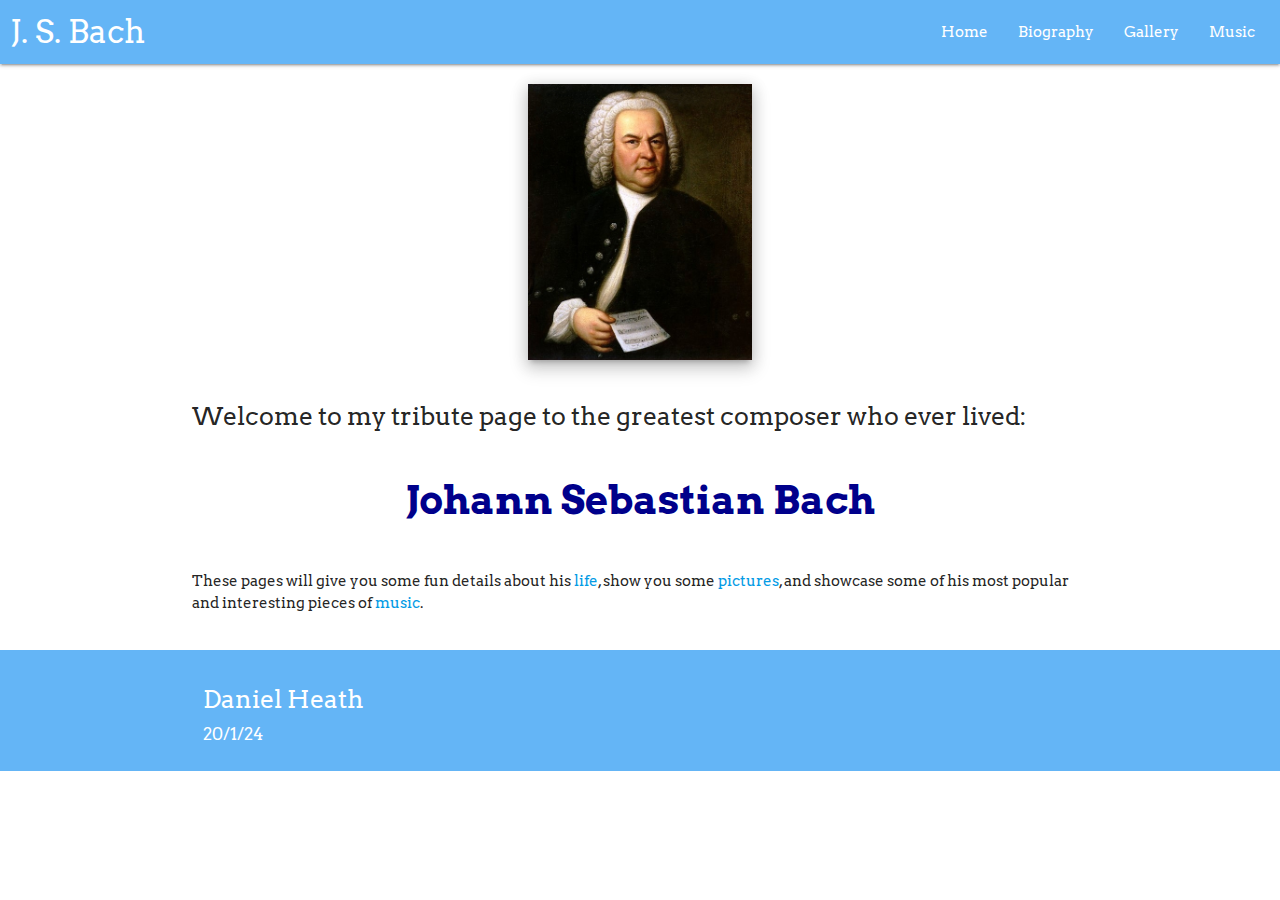
<file: Tribute page/index.html>
<!DOCTYPE html>
<html lang="en">

<head>
    <meta charset="UTF-8">
    <meta http-equiv="X-UA-Compatible" content="IE=edge">
    <meta name="viewport" content="width=device-width, initial-scale=1.0">
    <title>Tech Challenge || Materialize CSS</title>
    <link rel="preconnect" href="https://fonts.googleapis.com">
    <link rel="preconnect" href="https://fonts.gstatic.com" crossorigin>
    <link href="https://fonts.googleapis.com/css2?family=Josefin+Sans:wght@400;500;600;700&display=swap"
        rel="stylesheet">
    <link rel="preconnect" href="https://fonts.googleapis.com">
    <link rel="preconnect" href="https://fonts.gstatic.com" crossorigin>
    <link href="https://fonts.googleapis.com/css2?family=Lato&display=swap" rel="stylesheet">

    <link href="https://fonts.googleapis.com/icon?family=Material+Icons" rel="stylesheet">
    <link rel="preconnect" href="https://fonts.googleapis.com">
<link rel="preconnect" href="https://fonts.gstatic.com" crossorigin>
<link href="https://fonts.googleapis.com/css2?family=Arvo&family=Lato&display=swap" rel="stylesheet">
    <link rel="stylesheet" href="https://cdnjs.cloudflare.com/ajax/libs/materialize/1.0.0/css/materialize.min.css">
    <link rel="stylesheet" href="./stylesheet.css">
</head>

<body>
    <!-- background image -->


    <!--navbar-->
    <nav>
        <div class="nav-wrapper blue lighten-2">
            <a href="index.html" class="brand-logo">J. S. Bach</a>
            <ul class="right hide-on-med-and-down">
                <li><a href="./index.html">Home</a></li>
                <li><a href="./biog.html">Biography</a></li>
                <li><a href="./gallery.html">Gallery</a></li>
                <li><a href="./topfive.html">Music</a></li>
            </ul>
            <a href="" data-target="slide-out" class="left-align sidenav-trigger"><i class="material-icons">menu</i></a>
        </div>
    </nav>

    <ul class="sidenav" id="slide-out">
        <li><a href="./index.html">Home</a></li>
        <li><a href="./biog.html">Biography</a></li>
        <li><a href="./gallery.html">Gallery</a></li>
        <li><a href="./topfive.html">Music</a></li>
    </ul>
    <!-- main content -->
    <div class="container">
        <div class="row center" id="bachpiccontainer">
            <img src="./resources/images/bachpic.jpg" alt="A picture of J. S. Bach" class="z-depth-3" id="bachpic">
        </div>
    </div>

    <div class="container" style="margin-bottom: 20px;">
        <article id="homeintro">
            <h5>Welcome to my tribute page to the greatest composer who ever lived:</h5>

            <p style="font-size: 40px; text-align: center; color:darkblue; font-weight: 800">Johann Sebastian Bach</p>

            <p>These pages will give you some fun details about his <a href=biog.html>life</a>, show you some <a
                    href="gallery.html">pictures</a>, and showcase some of his most popular and interesting pieces of <a
                    href="topfive.html">music</a>.</p>
        </article>
    </div>

    <script src="https://cdnjs.cloudflare.com/ajax/libs/materialize/1.0.0/js/materialize.min.js"></script>
    <script src="./myscript.js"></script>

</body>

<footer class="page-footer blue lighten-2">
    <div class="container">
        <div class="row">
            <div class="col l6 s12">
                <h5 class="white-text">Daniel Heath</h5>
                <h6 class="white-text">20/1/24</h6>
            </div>
        </div>
    </div>
</footer>

</html>
</file>
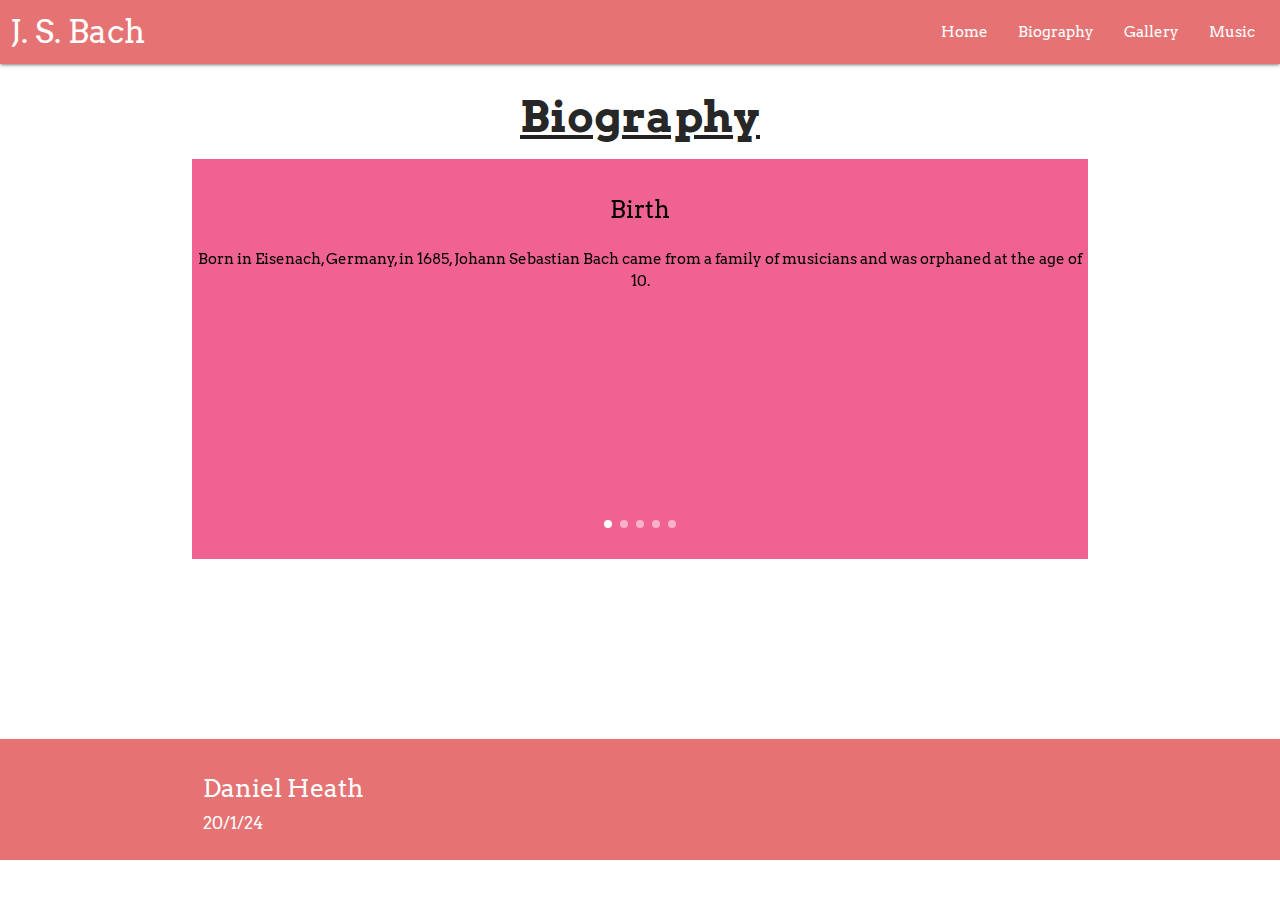
<file: Tribute page/biog.html>
<!DOCTYPE html>
<html lang="en">

<head>
    <meta charset="UTF-8">
    <meta http-equiv="X-UA-Compatible" content="IE=edge">
    <meta name="viewport" content="width=device-width, initial-scale=1.0">
    <title>Tech Challenge || Materialize CSS</title>
    <link rel="preconnect" href="https://fonts.googleapis.com">
    <link rel="preconnect" href="https://fonts.gstatic.com" crossorigin>
    <link href="https://fonts.googleapis.com/css2?family=Josefin+Sans:wght@400;500;600;700&display=swap"
        rel="stylesheet">
    <link rel="preconnect" href="https://fonts.googleapis.com">
    <link rel="preconnect" href="https://fonts.gstatic.com" crossorigin>
    <link href="https://fonts.googleapis.com/css2?family=Lato&display=swap" rel="stylesheet">
    <link rel="preconnect" href="https://fonts.googleapis.com">
    <link rel="preconnect" href="https://fonts.gstatic.com" crossorigin>
    <link href="https://fonts.googleapis.com/css2?family=Arvo&family=Lato&display=swap" rel="stylesheet">
    <link href="https://fonts.googleapis.com/icon?family=Material+Icons" rel="stylesheet">
    <link rel="stylesheet" href="https://cdnjs.cloudflare.com/ajax/libs/materialize/1.0.0/css/materialize.min.css">
    <link rel="stylesheet" href="./stylesheet.css">
</head>

<body>
    <!--navbar-->
    <nav>
        <div class="nav-wrapper red lighten-2">
            <a href="index.html" class="brand-logo">J. S. Bach</a>
            <ul class="right hide-on-med-and-down">
                <li><a href="./index.html">Home</a></li>
                <li><a href="./biog.html">Biography</a></li>
                <li><a href="./gallery.html">Gallery</a></li>
                <li><a href="./topfive.html">Music</a></li>
            </ul>
            <a href="" data-target="slide-out" class="left-align sidenav-trigger"><i class="material-icons">menu</i></a>
        </div>
    </nav>

    <ul class="sidenav" id="slide-out">
        <li><a href="./index.html">Home</a></li>
        <li><a href="./biog.html">Biography</a></li>
        <li><a href="./gallery.html">Gallery</a></li>
        <li><a href="./topfive.html">Music</a></li>
    </ul>

    <div class="container" style="padding-bottom: 30px"> <!--YOUR CODE HERE-->
        <!-- Title -->

        <h3 class="pagetitle">Biography</h3>

        <!-- <article class="flow-text">
        Johann Sebastian Bach, born on March 21, 1685, in Eisenach, Germany, was a musical luminary whose legacy
        extended far beyond his own lifetime. Growing up in a family deeply rooted in music, Bach's early exposure to
        the art form set the stage for his extraordinary career.
        <br>
        <br>

        Orphaned at the age of 10, Bach's resilience and talent paved the way for a remarkable journey in music. As an
        organist in various towns, including Arnstadt and Mühlhausen, he honed his craft and developed a unique musical
        voice. It was during his time in Weimar that he began to establish himself as a composer of considerable
        prowess.
        <br>        <br>


        In Cöthen, Bach's focus shifted to instrumental compositions, and he produced some of his most celebrated works,
        such as the Brandenburg Concertos. His tenure in Leipzig, where he served as Cantor at St. Thomas Church, marked
        a period of prolific choral compositions, including the Mass in B Minor and the St. Matthew Passion.
        <br>        <br>


        While Bach's contributions to music are monumental, his personal life was equally dynamic. Married twice, first
        to Maria Barbara Bach and then to Anna Magdalena Wilcken, Bach was the father of twenty children, ten of whom
        survived to adulthood. Several of his children, including Wilhelm Friedemann, Carl Philipp Emanuel, and Johann
        Christian, went on to become respected composers in their own right, collectively contributing to the musical
        landscape of the 18th century.
        <br>        <br>


        Bach's influence extends beyond his individual compositions; it permeates through the generations of musicians
        who followed, including his own talented offspring. His dedication to his craft, innovative spirit, and profound
        understanding of harmony and counterpoint continue to inspire amateurs and professionals alike. Johann Sebastian
        Bach's musical legacy is not only a testament to his genius but also a familial and generational gift to the
        world of classical music.        <br>
        <br>

    </article> -->
        <div class="carousel carousel-slider center hoverable" style="padding-bottom: 20px; padding-top:50px; margin-bottom: 150px">
            <div class="carousel-item pink lighten-2 black-text">
                <h2>Birth</h2>
                <p>Born in Eisenach, Germany, in 1685, Johann Sebastian Bach came from a family of musicians and was
                    orphaned at the age of 10.</p>
                    
            </div>
            <div class="carousel-item indigo lighten-3 black-text">
                <h2>Weimar</h2>
                <p>Serving as an organist in various towns, Bach's career blossomed in Weimar, where he began to establish himself as a formidable composer.

                </p>
            </div>
            <div class="carousel-item cyan lighten-3 black-text">
                <h2>Cöthen</h2>
                <p>In Cöthen, he focused on instrumental works, creating masterpieces like the Brandenburg Concertos, while Leipzig marked a period of prolific choral compositions.

                </p>
            </div>
            <div class="carousel-item teal lighten-2 black-text">
                <h2>Children</h2>
                <p>Bach, married twice, was the father of twenty children, several of whom—Wilhelm Friedemann, Carl Philipp Emanuel, and Johann Christian—became accomplished composers.

                </p>
            </div>
            <div class="carousel-item amber lighten-2 black-text">
                <h2>Legacy</h2>
                <p>Bach's profound influence extends beyond his individual compositions, shaping generations of musicians and establishing him as a cornerstone of classical music history.






                </p>
            </div>    
        </div>


    </div>
    <script src="https://cdnjs.cloudflare.com/ajax/libs/materialize/1.0.0/js/materialize.min.js"></script>
    <script src="./myscript.js"></script>
</body>

<footer class="page-footer red lighten-2">
    <div class="container">
        <div class="row">
            <div class="col l6 s12">
                <h5 class="white-text">Daniel Heath</h5>
                <h6 class="white-text">20/1/24</h6>
            </div>
        </div>
    </div>
</footer>
</file>
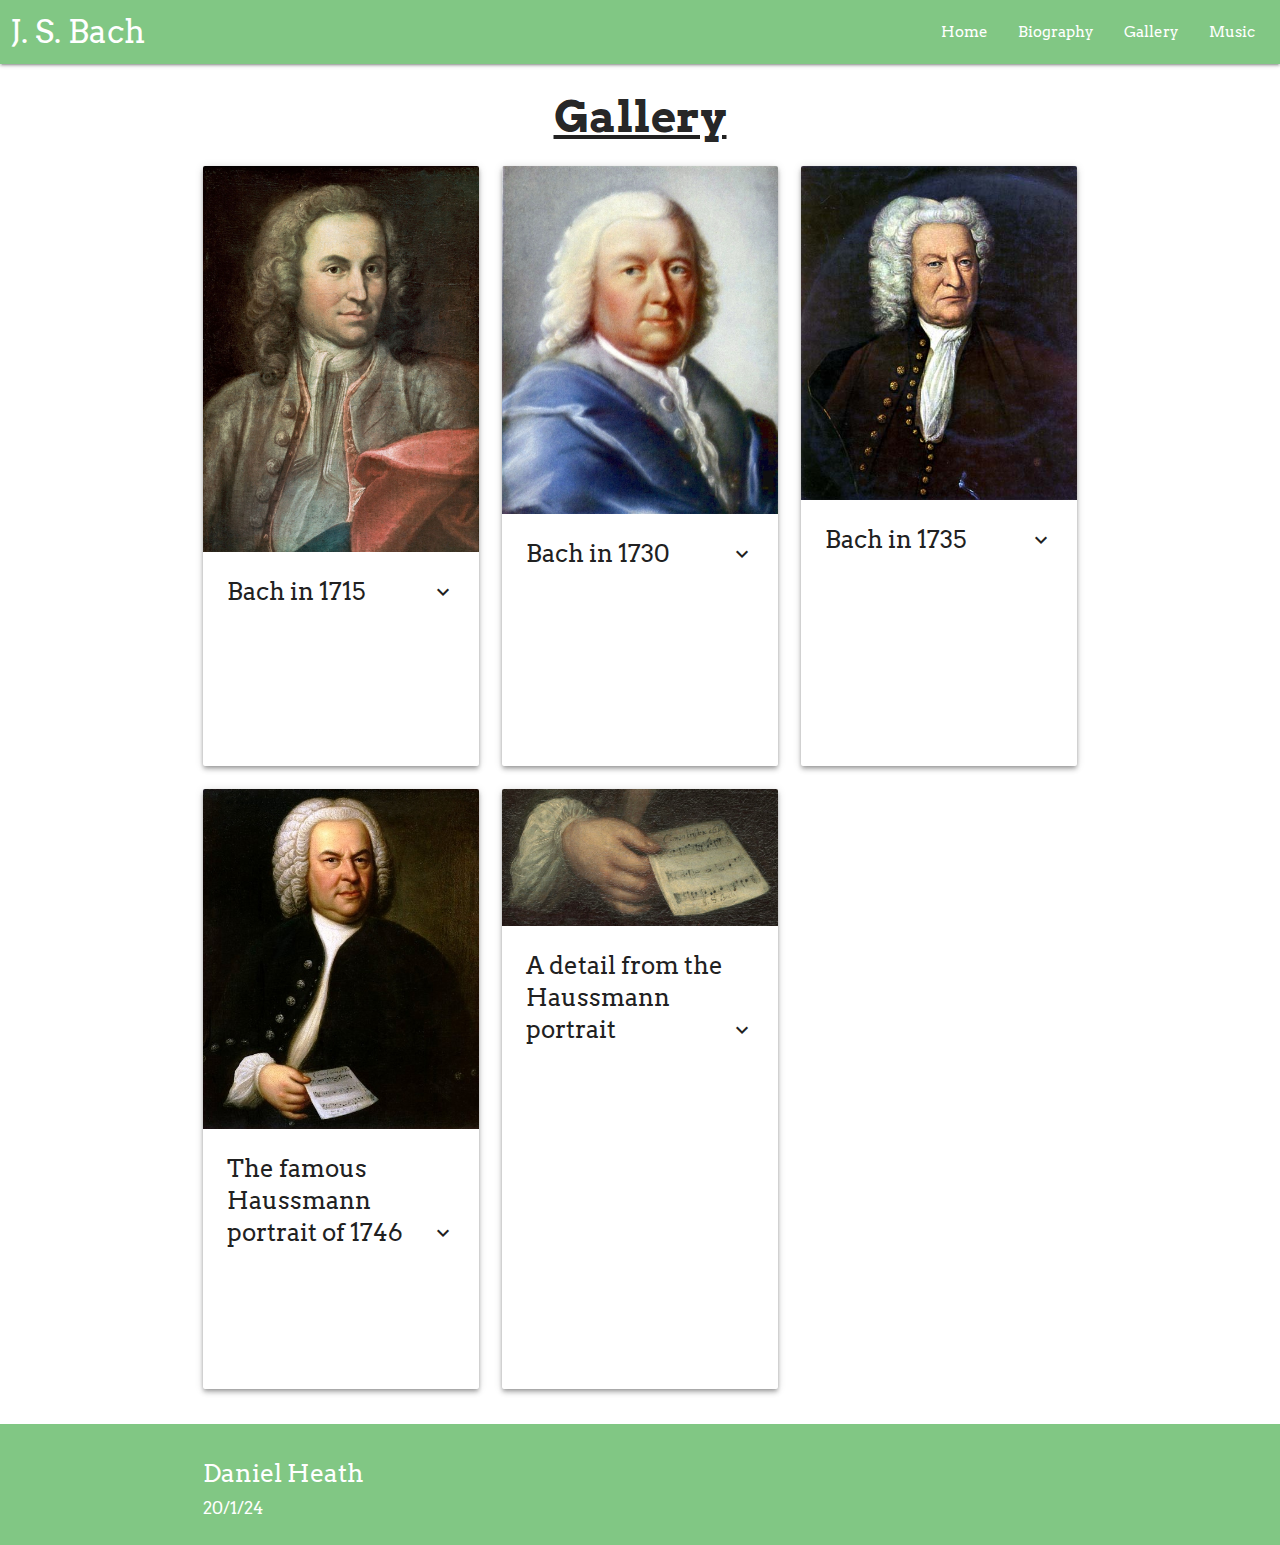
<file: Tribute page/gallery.html>
<!DOCTYPE html>
<html lang="en">

<head>
    <meta charset="UTF-8">
    <meta http-equiv="X-UA-Compatible" content="IE=edge">
    <meta name="viewport" content="width=device-width, initial-scale=1.0">
    <title>Tech Challenge || Materialize CSS</title>
    <link rel="preconnect" href="https://fonts.googleapis.com">
    <link rel="preconnect" href="https://fonts.gstatic.com" crossorigin>
    <link href="https://fonts.googleapis.com/css2?family=Josefin+Sans:wght@400;500;600;700&display=swap"
        rel="stylesheet">
    <link rel="preconnect" href="https://fonts.googleapis.com">
    <link rel="preconnect" href="https://fonts.gstatic.com" crossorigin>
    <link href="https://fonts.googleapis.com/css2?family=Lato&display=swap" rel="stylesheet">
    <link rel="preconnect" href="https://fonts.googleapis.com">
<link rel="preconnect" href="https://fonts.gstatic.com" crossorigin>
<link href="https://fonts.googleapis.com/css2?family=Arvo&family=Lato&display=swap" rel="stylesheet">

    <link href="https://fonts.googleapis.com/icon?family=Material+Icons" rel="stylesheet">
    <link rel="stylesheet" href="https://cdnjs.cloudflare.com/ajax/libs/materialize/1.0.0/css/materialize.min.css">
    <link rel="stylesheet" href="./stylesheet.css">
</head>

<body>
    <!--navbar-->
    <nav>
        <div class="nav-wrapper green lighten-2">
            <a href="index.html" class="brand-logo">J. S. Bach</a>
            <ul class="right hide-on-med-and-down">
                <li><a href="./index.html">Home</a></li>
                <li><a href="./biog.html">Biography</a></li>
                <li><a href="./gallery.html">Gallery</a></li>
                <li><a href="./topfive.html">Music</a></li>
            </ul>
            <a href="" data-target="slide-out" class="left-align sidenav-trigger"><i class="material-icons">menu</i></a>
        </div>
    </nav>

    <ul class="sidenav" id="slide-out">
        <li><a href="./index.html">Home</a></li>
        <li><a href="./biog.html">Biography</a></li>
        <li><a href="./gallery.html">Gallery</a></li>
        <li><a href="./topfive.html">Music</a></li>
    </ul>

    <h3 class="pagetitle">Gallery</h3>
    <div class="container gallery">
        <!-- <div class="row"> -->
        <div class="row">
            <div class="col s12 m6 l4">
                <div class="card xlarge z-depth-2 hoverable">
                    <div class="card-image waves-effect waves-block waves-light">
                        <img class="activator" src="./resources/images/bach30.jpg">
                    </div>
                    <div class="card-content">
                        <span class="card-title activator grey-text text-darken-4">Bach in 1715<i
                                class="material-icons right">expand_more</i></span>
                    </div>
                    <div class="card-reveal">
                        <span class="card-title grey-text text-darken-4">Bach in 1715<i
                                class="material-icons right">expand_less</i></span>
                        <p>He was about 30 here.</p>
                    </div>
                </div>
            </div>



            <!-- <div class="row"> -->
            <div class="col s12 m6 l4">
                <div class="card xlarge z-depth-2 hoverable">
                    <div class="card-image waves-effect waves-block waves-light">
                        <img class="activator" src="./resources/images/bach45.jpg">
                    </div>
                    <div class="card-content">
                        <span class="card-title activator grey-text text-darken-4">Bach in 1730<i
                                class="material-icons right">expand_more</i></span>
                    </div>
                    <div class="card-reveal">
                        <span class="card-title grey-text text-darken-4">Bach in 1730<i
                                class="material-icons right">expand_less</i></span>
                        <p>He was about 45 here.</p>
                    </div>
                </div>
            </div>


            <!-- <div class="row"> -->
            <div class="col s12 m6 l4">
                <div class="card xlarge z-depth-2 hoverable">
                    <div class="card-image waves-effect waves-block waves-light">
                        <img class="activator" src="./resources/images/bach 50.jpg">
                    </div>
                    <div class="card-content">
                        <span class="card-title activator grey-text text-darken-4">Bach in 1735<i
                                class="material-icons right">expand_more</i></span>
                    </div>
                    <div class="card-reveal">
                        <span class="card-title grey-text text-darken-4">Bach in 1735<i
                                class="material-icons right">expand_less</i></span>
                        <p>He was about 50 here.</p>
                    </div>
                </div>
            </div>



            <!-- <div class="row"> -->
            <div class="col s12 m6 l4">
                <div class="card xlarge z-depth-2 hoverable">
                    <div class="card-image waves-effect waves-block waves-light">
                        <img class="activator" src="./resources/images/bachpic.jpg">
                    </div>
                    <div class="card-content">
                        <span class="card-title activator grey-text text-darken-4">The famous Haussmann portrait of
                            1746<i class="material-icons right">expand_more</i></span>
                    </div>
                    <div class="card-reveal">
                        <span class="card-title grey-text text-darken-4">The famous Haussmann portrait of 1746<i
                                class="material-icons right">expand_less</i></span>
                        <p>It holds a very cool secret!</p>
                    </div>
                </div>
            </div>
            <!-- <div class="row"> -->
            <div class="col s12 m6 l4">
                <div class="card xlarge z-depth-2 hoverable">
                    <div class="card-image waves-effect waves-block waves-light">
                        <img class="activator" src="./resources/images/bach triplex.jpg">
                    </div>
                    <div class="card-content">
                        <span class="card-title activator grey-text text-darken-4">A detail from the Haussmann
                            portrait<i class="material-icons right">expand_more</i></span>
                    </div>
                    <div class="card-reveal">
                        <span class="card-title grey-text text-darken-4">A detail from the Haussmann portrait<i
                                class="material-icons right">expand_less</i></span>
                        <p>See the <a href="./topfive.html#triplex">Music</a> page for more info! </p>
                    </div>
                </div>
            </div>

        </div>
    </div>
    <script src="https://cdnjs.cloudflare.com/ajax/libs/materialize/1.0.0/js/materialize.min.js"></script>
    <script src="./myscript.js"></script>
</body>

<footer class="page-footer green lighten-2">
    <div class="container">
        <div class="row">
            <div class="col l6 s12">
                <h5 class="white-text">Daniel Heath</h5>
                <h6 class="white-text">20/1/24</h6>
            </div>
        </div>
    </div>
</footer>
</file>
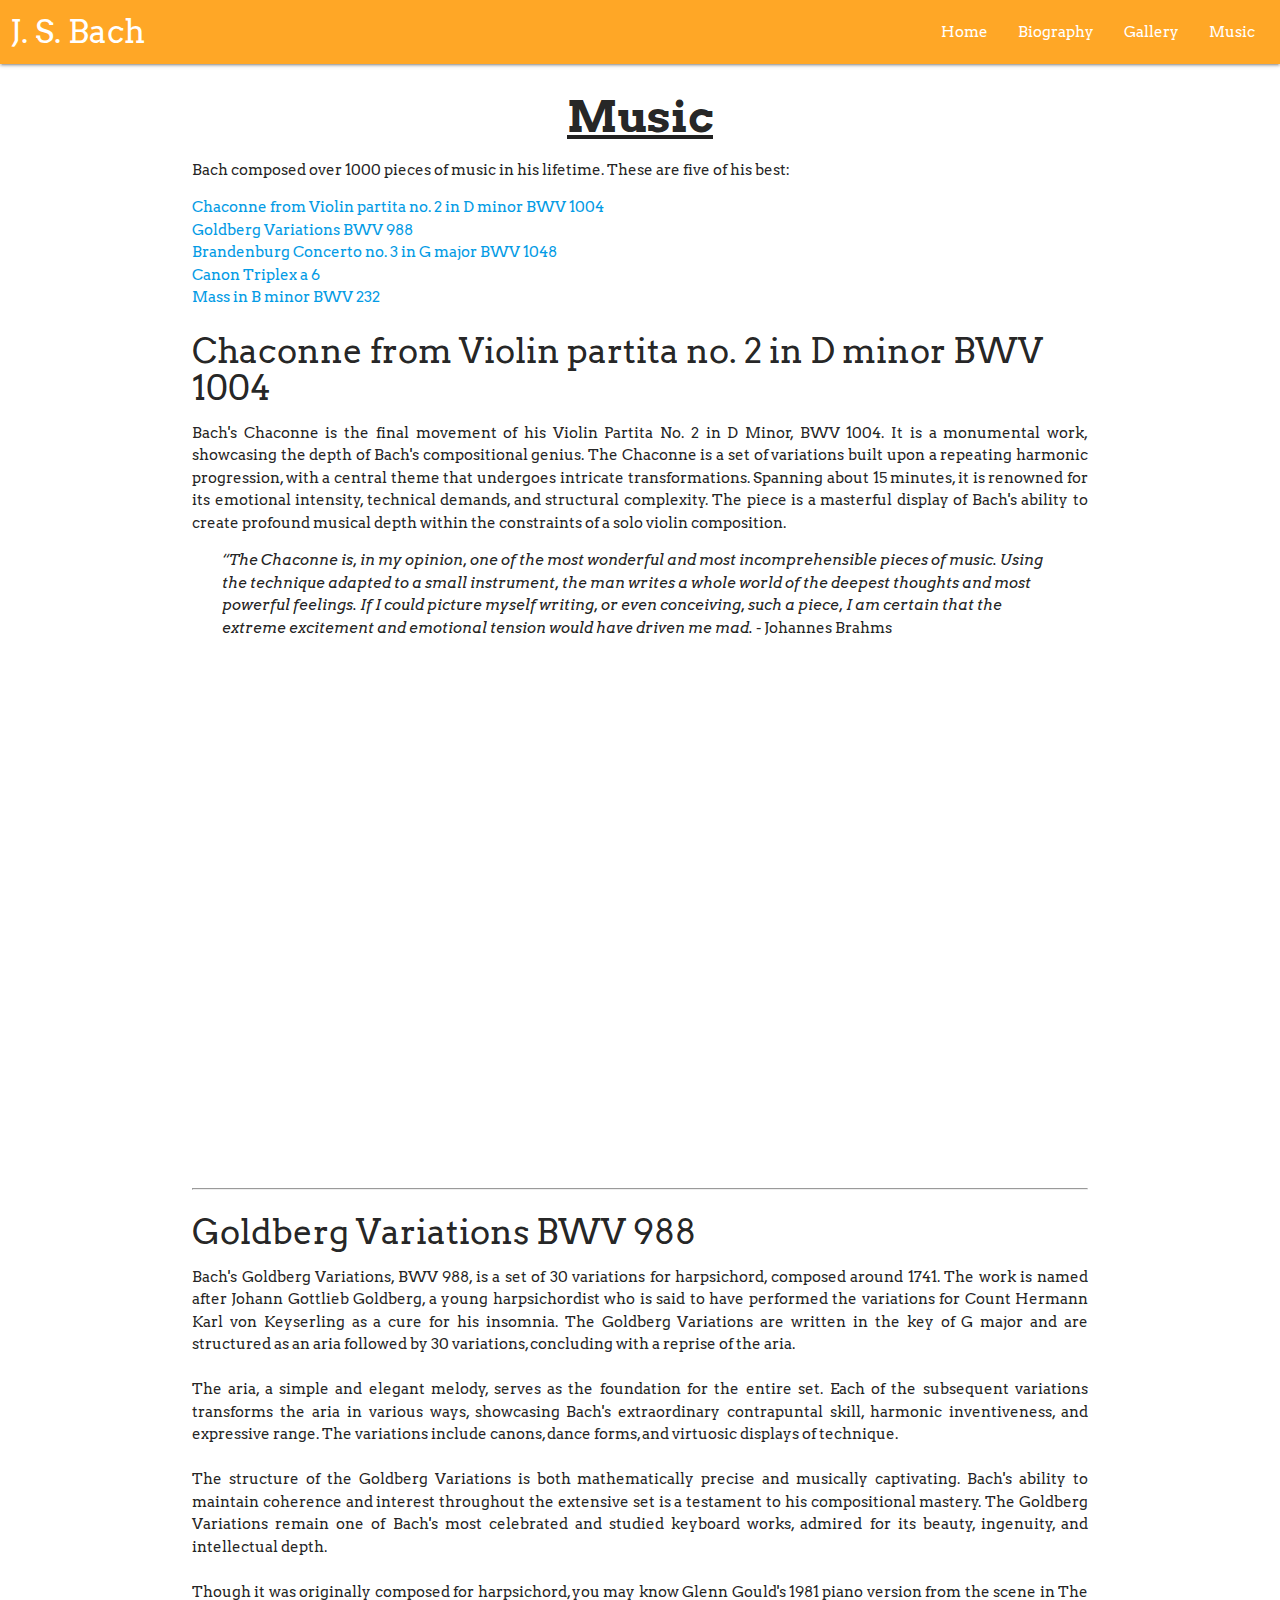
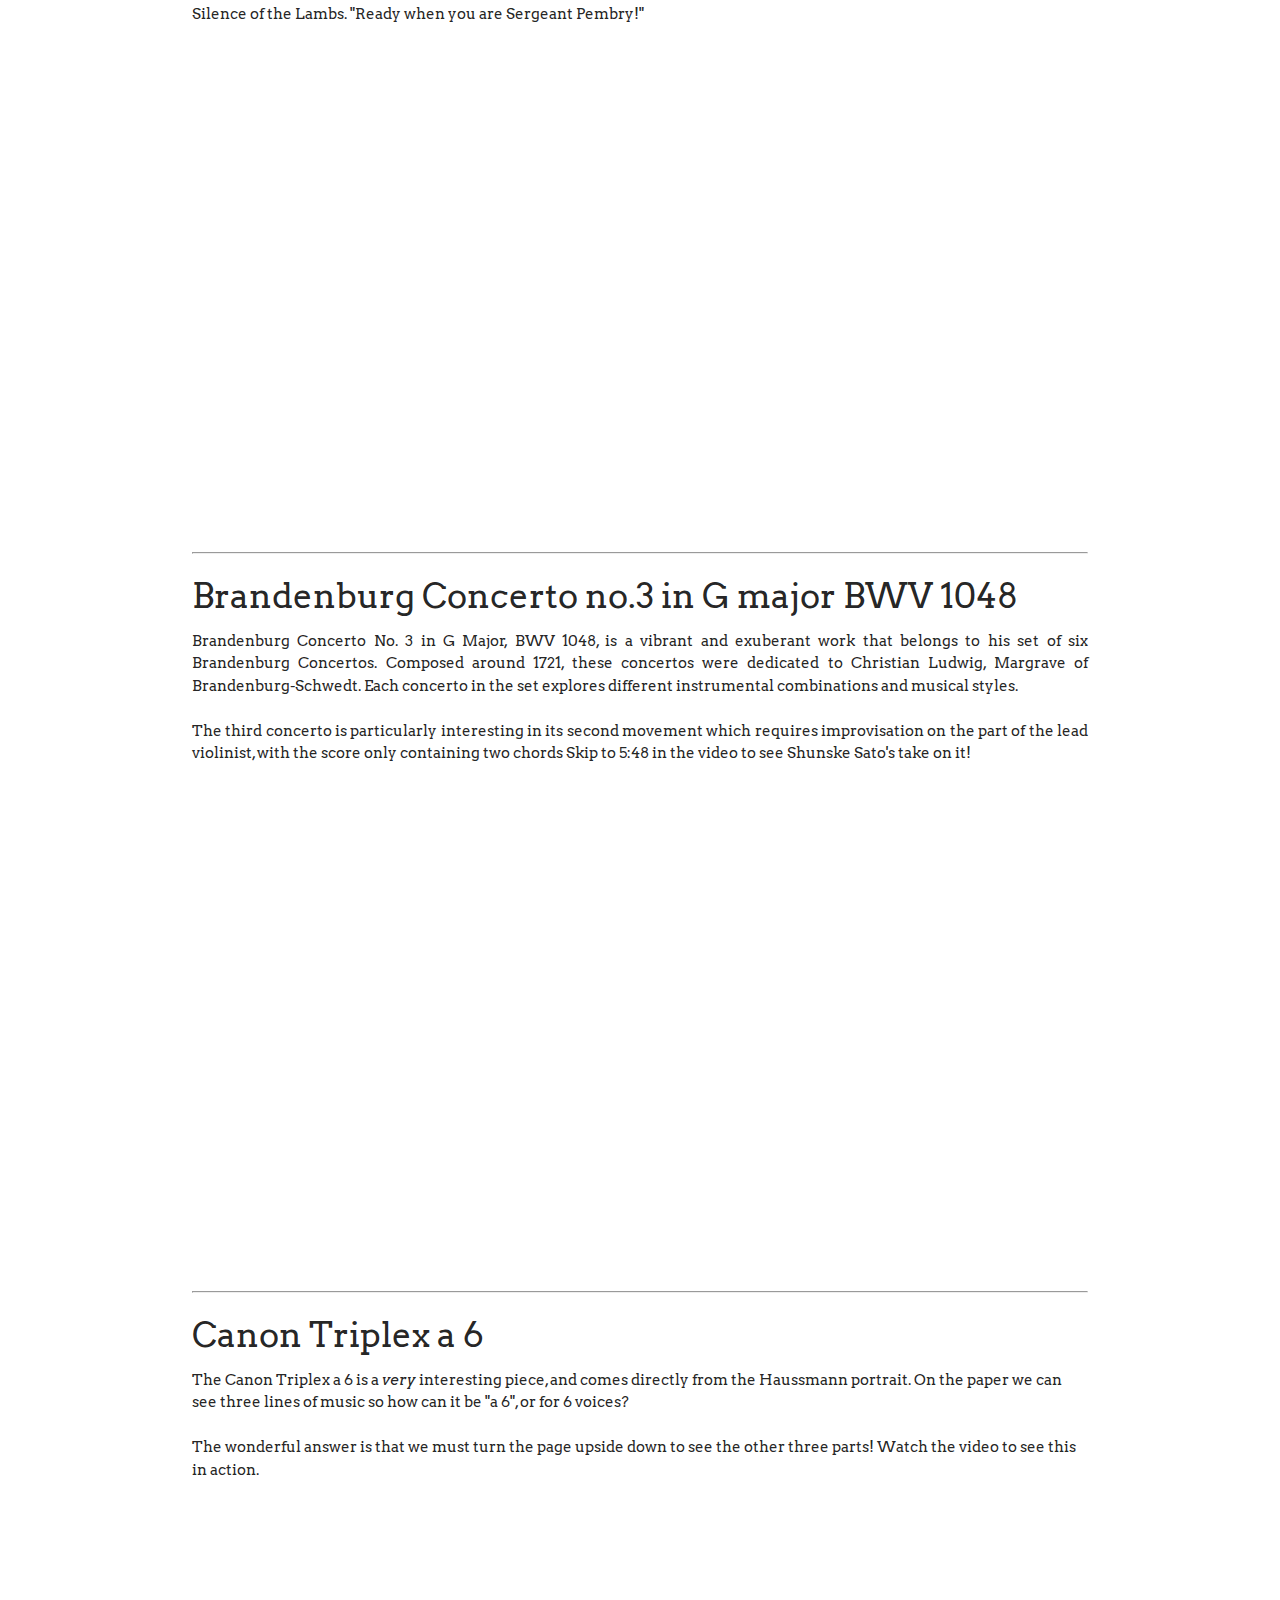
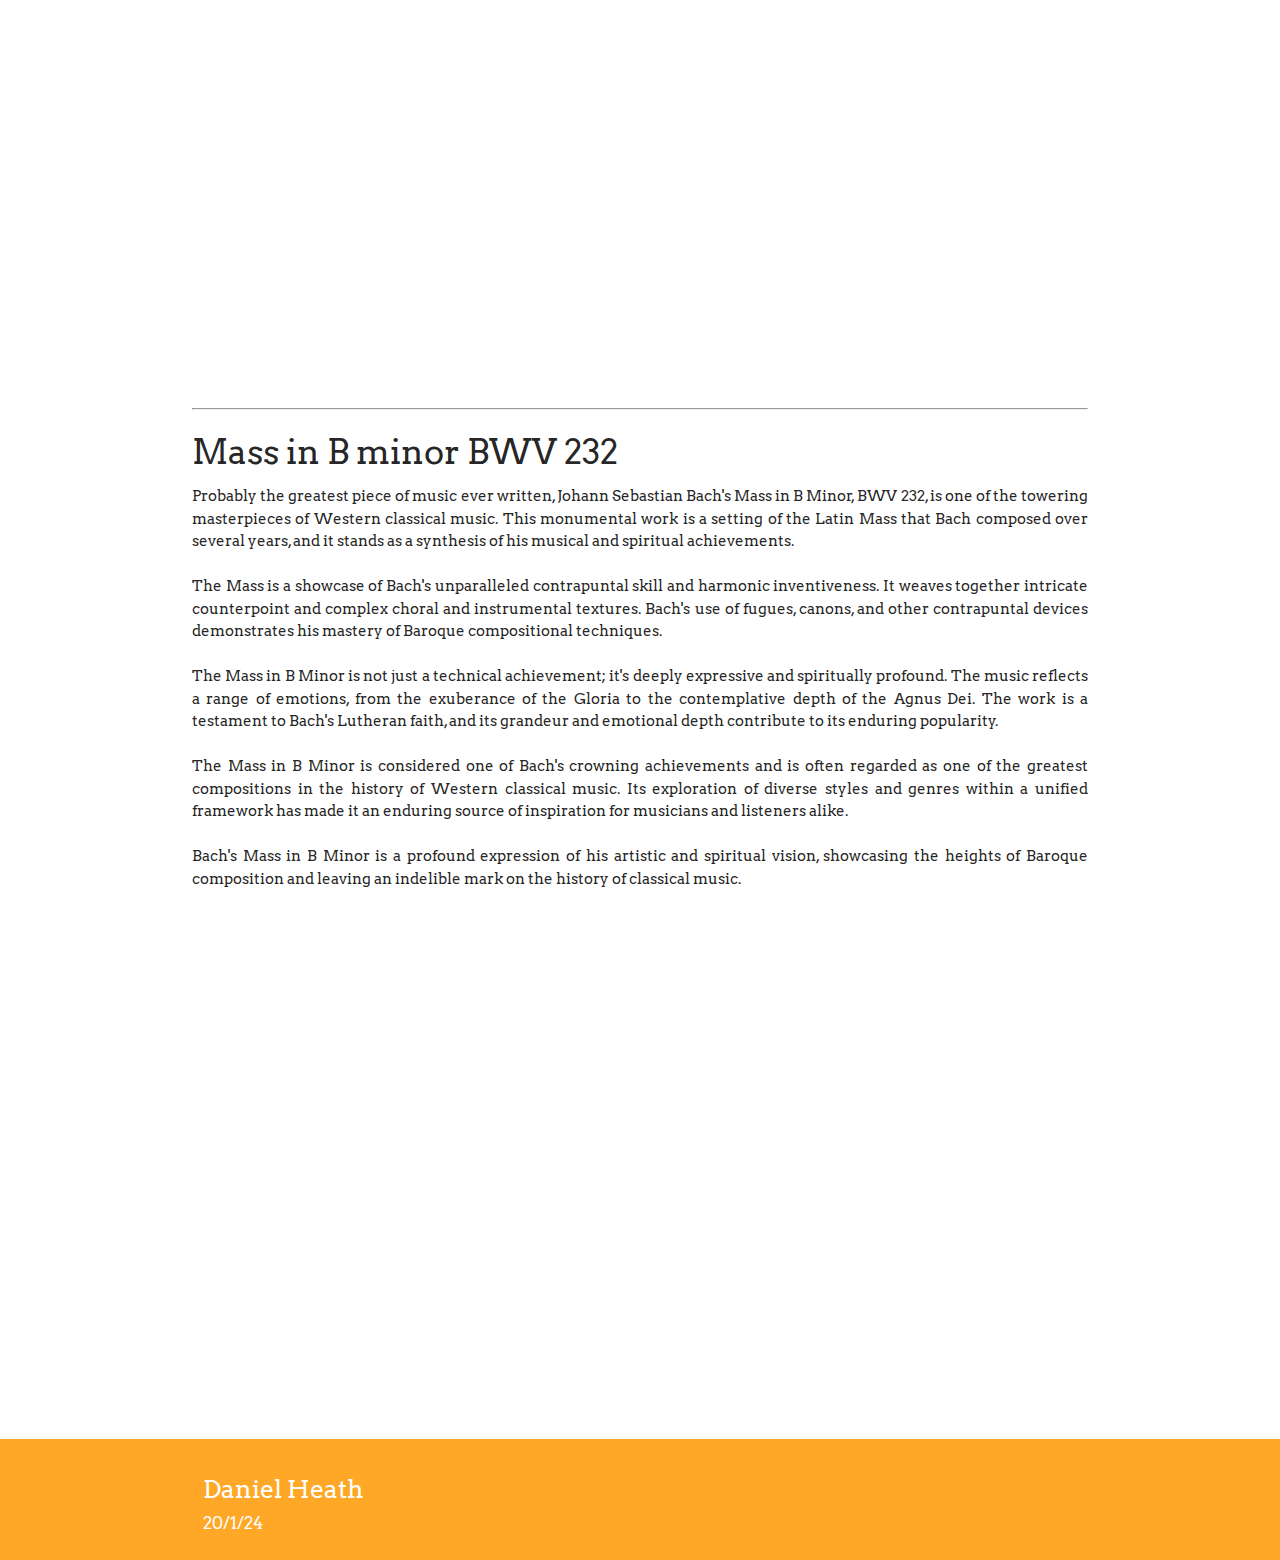
<file: Tribute page/topfive.html>
<!DOCTYPE html>
<html lang="en">

<head>
    <meta charset="UTF-8">
    <meta http-equiv="X-UA-Compatible" content="IE=edge">
    <meta name="viewport" content="width=device-width, initial-scale=1.0">
    <title>Tech Challenge || Materialize CSS</title>
    <link rel="preconnect" href="https://fonts.googleapis.com">
    <link rel="preconnect" href="https://fonts.gstatic.com" crossorigin>
    <link href="https://fonts.googleapis.com/css2?family=Josefin+Sans:wght@400;500;600;700&display=swap"
        rel="stylesheet">
    <link rel="preconnect" href="https://fonts.googleapis.com">
    <link rel="preconnect" href="https://fonts.gstatic.com" crossorigin>
    <link href="https://fonts.googleapis.com/css2?family=Lato&display=swap" rel="stylesheet">
    <link rel="preconnect" href="https://fonts.googleapis.com">
    <link rel="preconnect" href="https://fonts.gstatic.com" crossorigin>
    <link href="https://fonts.googleapis.com/css2?family=Arvo&family=Lato&display=swap" rel="stylesheet">

    <link href="https://fonts.googleapis.com/icon?family=Material+Icons" rel="stylesheet">
    <link rel="stylesheet" href="https://cdnjs.cloudflare.com/ajax/libs/materialize/1.0.0/css/materialize.min.css">
    <link rel="stylesheet" href="./stylesheet.css">
</head>

<body>
    <!--navbar-->
    <nav>
        <div class="nav-wrapper orange lighten-1">
            <a href="index.html" class="brand-logo">J. S. Bach</a>
            <ul class="right hide-on-med-and-down">
                <li><a href="./index.html">Home</a></li>
                <li><a href="./biog.html">Biography</a></li>
                <li><a href="./gallery.html">Gallery</a></li>
                <li><a href="./topfive.html">Music</a></li>
            </ul>
            <a href="" data-target="slide-out" class="left-align sidenav-trigger"><i class="material-icons">menu</i></a>
        </div>
    </nav>

    <ul class="sidenav" id="slide-out">
        <li><a href="./index.html">Home</a></li>
        <li><a href="./biog.html">Biography</a></li>
        <li><a href="./gallery.html">Gallery</a></li>
        <li><a href="./topfive.html">Music</a></li>
    </ul>
    <!--YOUR CODE HERE-->
    <!-- Title -->

    <div class="container" style="margin-bottom:30px">
        <h3 class="pagetitle">Music</h3>

        <article>
            Bach composed over 1000 pieces of music in his lifetime. These are five of his best:

        </article>

        <ul>
            <li><a href=#chaconne>Chaconne from Violin partita no. 2 in D minor BWV 1004</a></li>
            <li><a href=#goldberg>Goldberg Variations BWV 988</a></li>
            <li><a href=#brandenburg3>Brandenburg Concerto no. 3 in G major BWV 1048</a></li>
            <li><a href=#triplex>Canon Triplex a 6</a></li>
            <li><a href=#massinbminor>Mass in B minor BWV 232</a></li>
        </ul>


        <div id="chaconne">

            <h4>Chaconne from Violin partita no. 2 in D minor BWV 1004</h4>

            <p class=bachsummary>Bach's Chaconne is the final movement of his Violin Partita No. 2 in D Minor, BWV 1004.
                It
                is a monumental work, showcasing the depth of Bach's compositional genius. The Chaconne is a set of
                variations built upon a repeating harmonic progression, with a central theme that undergoes intricate
                transformations. Spanning about 15 minutes, it is renowned for its emotional intensity, technical
                demands,
                and structural complexity. The piece is a masterful display of Bach's ability to create profound musical
                depth within the constraints of a solo violin composition.</p>

            <p class="blockquote"><em>“The Chaconne is, in my opinion, one of the most wonderful and most
                    incomprehensible
                    pieces of music. Using the technique adapted to a small instrument, the man writes a whole world of
                    the
                    deepest thoughts and most powerful feelings. If I could picture myself writing, or even conceiving,
                    such
                    a piece, I am certain that the extreme excitement and emotional tension would have driven me
                    mad.</em> -
                <strong>Johannes
                    Brahms</strong>
            </p>
            <br>
            <div class=video-container><iframe width="560" height="315"
                    src="https://www.youtube.com/embed/7y4lcQ7BTLw?si=_hEg-r67KQ8jhnZa" title="YouTube video player"
                    frameborder="0"
                    allow="accelerometer; autoplay; clipboard-write; encrypted-media; gyroscope; picture-in-picture; web-share"
                    allowfullscreen style="float:right ;vertical-align: center;"></iframe>
            </div>


        </div>

        <hr>

        <div id="goldberg">
            <h4>Goldberg Variations BWV 988</h4>

            <p class="bachsummary">Bach's Goldberg Variations, BWV 988, is a set of 30 variations for harpsichord,
                composed
                around 1741. The work is named after Johann Gottlieb Goldberg, a young harpsichordist who is said to
                have
                performed the variations for Count Hermann Karl von Keyserling as a cure for his insomnia. The Goldberg
                Variations are written in the key of G major and are structured as an aria followed by 30 variations,
                concluding with a reprise of the aria.
                <br>
                <br>

                The aria, a simple and elegant melody, serves as the foundation for the entire set. Each of the
                subsequent
                variations transforms the aria in various ways, showcasing Bach's extraordinary contrapuntal skill,
                harmonic
                inventiveness, and expressive range. The variations include canons, dance forms, and virtuosic displays
                of
                technique.
                <br>

                <br>
                The structure of the Goldberg Variations is both mathematically precise and musically captivating.
                Bach's
                ability to maintain coherence and interest throughout the extensive set is a testament to his
                compositional
                mastery. The Goldberg Variations remain one of Bach's most celebrated and studied keyboard works,
                admired
                for its beauty, ingenuity, and intellectual depth.
                <br>

                <br>
                Though it was originally composed for harpsichord, you may know Glenn Gould's 1981 piano version from
                the
                scene in The Silence of the Lambs. "Ready when you are Sergeant Pembry!"
            </p>
            <div class=video-container>
                <iframe width="560" height="315" src="https://www.youtube.com/embed/1AtOPiG5jyk?si=-08CxYW-_hGIXq3N"
                    title="YouTube video player" frameborder="0"
                    allow="accelerometer; autoplay; clipboard-write; encrypted-media; gyroscope; picture-in-picture; web-share"
                    allowfullscreen style="float:left"></iframe>
            </div>
        </div>

        <hr>
        <div id="brandenburg3">

            <h4>Brandenburg Concerto no.3 in G major BWV 1048</h4>

            <p class="bachsummary">Brandenburg Concerto No. 3 in G Major, BWV 1048, is a vibrant and exuberant work that
                belongs to his set of six Brandenburg Concertos. Composed around 1721, these concertos were dedicated to
                Christian Ludwig, Margrave of Brandenburg-Schwedt. Each concerto in the set explores different
                instrumental
                combinations and musical styles.
                <br>
                <br>

                The third concerto is particularly interesting in its second movement which requires improvisation on
                the
                part of the lead violinist, with the score only containing two chords Skip to 5:48 in the video to see
                Shunske Sato's take on it!
            </p>
            <div class=video-container>

                <iframe width="560" height="315" src="https://www.youtube.com/embed/qr0f6t2UbOo?si=skNo2EVFwxMzkRuZ"
                    title="YouTube video player" frameborder="0"
                    allow="accelerometer; autoplay; clipboard-write; encrypted-media; gyroscope; picture-in-picture; web-share"
                    allowfullscreen style="float:right"></iframe>
            </div>
        </div>
        <hr>
        <div id="triplex">
            <h4>Canon Triplex a 6</h4>

            <p class="triplex">The Canon Triplex a 6 is a <em>very</em> interesting piece, and comes directly from the
                Haussmann portrait. On the paper we can see three lines of music so how can it be <strong>"a
                    6"</strong>, or
                for 6 voices? <br> <br>
                The wonderful answer is that we must turn the page upside down to see the other three
                parts! Watch the video to see this in action. </p>
            <div class=video-container>

                <iframe width="560" height="315" src="https://www.youtube.com/embed/0dPkBIC06mo?si=lu6NGh-8vF8HbOPY"
                    title="YouTube video player" frameborder="0"
                    allow="accelerometer; autoplay; clipboard-write; encrypted-media; gyroscope; picture-in-picture; web-share"
                    allowfullscreen style="float:left"></iframe>
            </div>
        </div>
        <hr>
        <div id="massinbminor">
            <h4>Mass in B minor BWV 232</h4>

            <p class="bachsummary">
                Probably the greatest piece of music ever written, Johann Sebastian Bach's Mass in B Minor, BWV 232, is
                one
                of the towering masterpieces of Western classical music. This monumental work is a setting of the Latin
                Mass
                that Bach composed over several years, and it stands as a synthesis of his musical and spiritual
                achievements.
                <br> <br>

                The Mass is a showcase of Bach's unparalleled contrapuntal skill and harmonic inventiveness. It weaves
                together intricate counterpoint and complex choral and instrumental textures. Bach's use of fugues,
                canons, and other contrapuntal devices demonstrates his mastery of Baroque
                compositional techniques.
                <br> <br>

                The Mass in B Minor is not just a technical achievement; it's deeply expressive and spiritually
                profound.
                The music reflects a range of emotions, from the exuberance of the Gloria to the contemplative depth of
                the
                Agnus Dei. The work is a testament to Bach's Lutheran faith, and its grandeur and emotional depth
                contribute to its
                enduring popularity.
                <br> <br>

                The Mass in B Minor is considered one of Bach's crowning achievements and is often regarded as one of
                the
                greatest compositions in the history of Western classical music. Its exploration of diverse styles and
                genres within a unified framework has made it an enduring source of
                inspiration for musicians and listeners alike.
                <br> <br>

                Bach's Mass in B Minor is a profound expression of his artistic and spiritual vision, showcasing the
                heights
                of Baroque composition and leaving an indelible mark on the history of classical music.


            </p>
            <div class=video-container>

                <iframe width="560" height="315" src="https://www.youtube.com/embed/3FLbiDrn8IE?si=sq3_OvWglyhtL6rp"
                    title="YouTube video player" frameborder="0"
                    allow="accelerometer; autoplay; clipboard-write; encrypted-media; gyroscope; picture-in-picture; web-share"
                    allowfullscreen style="float:right"></iframe>
            </div>
        </div>
    </div>

    <script src="https://cdnjs.cloudflare.com/ajax/libs/materialize/1.0.0/js/materialize.min.js"></script>
    <script src="./myscript.js"></script>
</body>

<footer class="page-footer orange lighten-1">
    <div class="container">
        <div class="row">
            <div class="col l6 s12">
                <h5 class="white-text">Daniel Heath</h5>
                <h6 class="white-text">20/1/24</h6>
            </div>
        </div>
    </div>
</footer>
</file>
<file: Tribute page/stylesheet.css>
#bachpiccontainer {
    margin-top: 20px;
    height: 50%;
    width: 50%;

}

#bachpic {
    height: 50%;
    width: 50%;
}

#bach-carousel {
    background-color: black;
    max-width: 50%;
    height: auto;

    padding-top: 20px;

}

.gallery {
    display: inline;
}

body {
    display: flex;
    min-height: 100vh;
    flex-direction: column;
}

main {
    flex: 1 0 auto;
}

.pagetitle {
    text-align: center;
    font-weight: 600;
    text-decoration: underline;
}

.nav-wrapper {
    padding: 0px 10px;
}

.card {
    padding: auto
}

.card.xlarge {
    height: 600px
}

.blockquote {
    padding: 0px 30px
}

.bachsummary {
    text-align: justify;
}



*{
    font-family: 'Arvo' ;
}



/* .carouselimg {
    vertical-align: middle;
} */

/* body {
    background-image: url("./resources/images/violinbg.jpg");
    background-color: #cccccc;
    background-size: cover;
   } */
</file>
